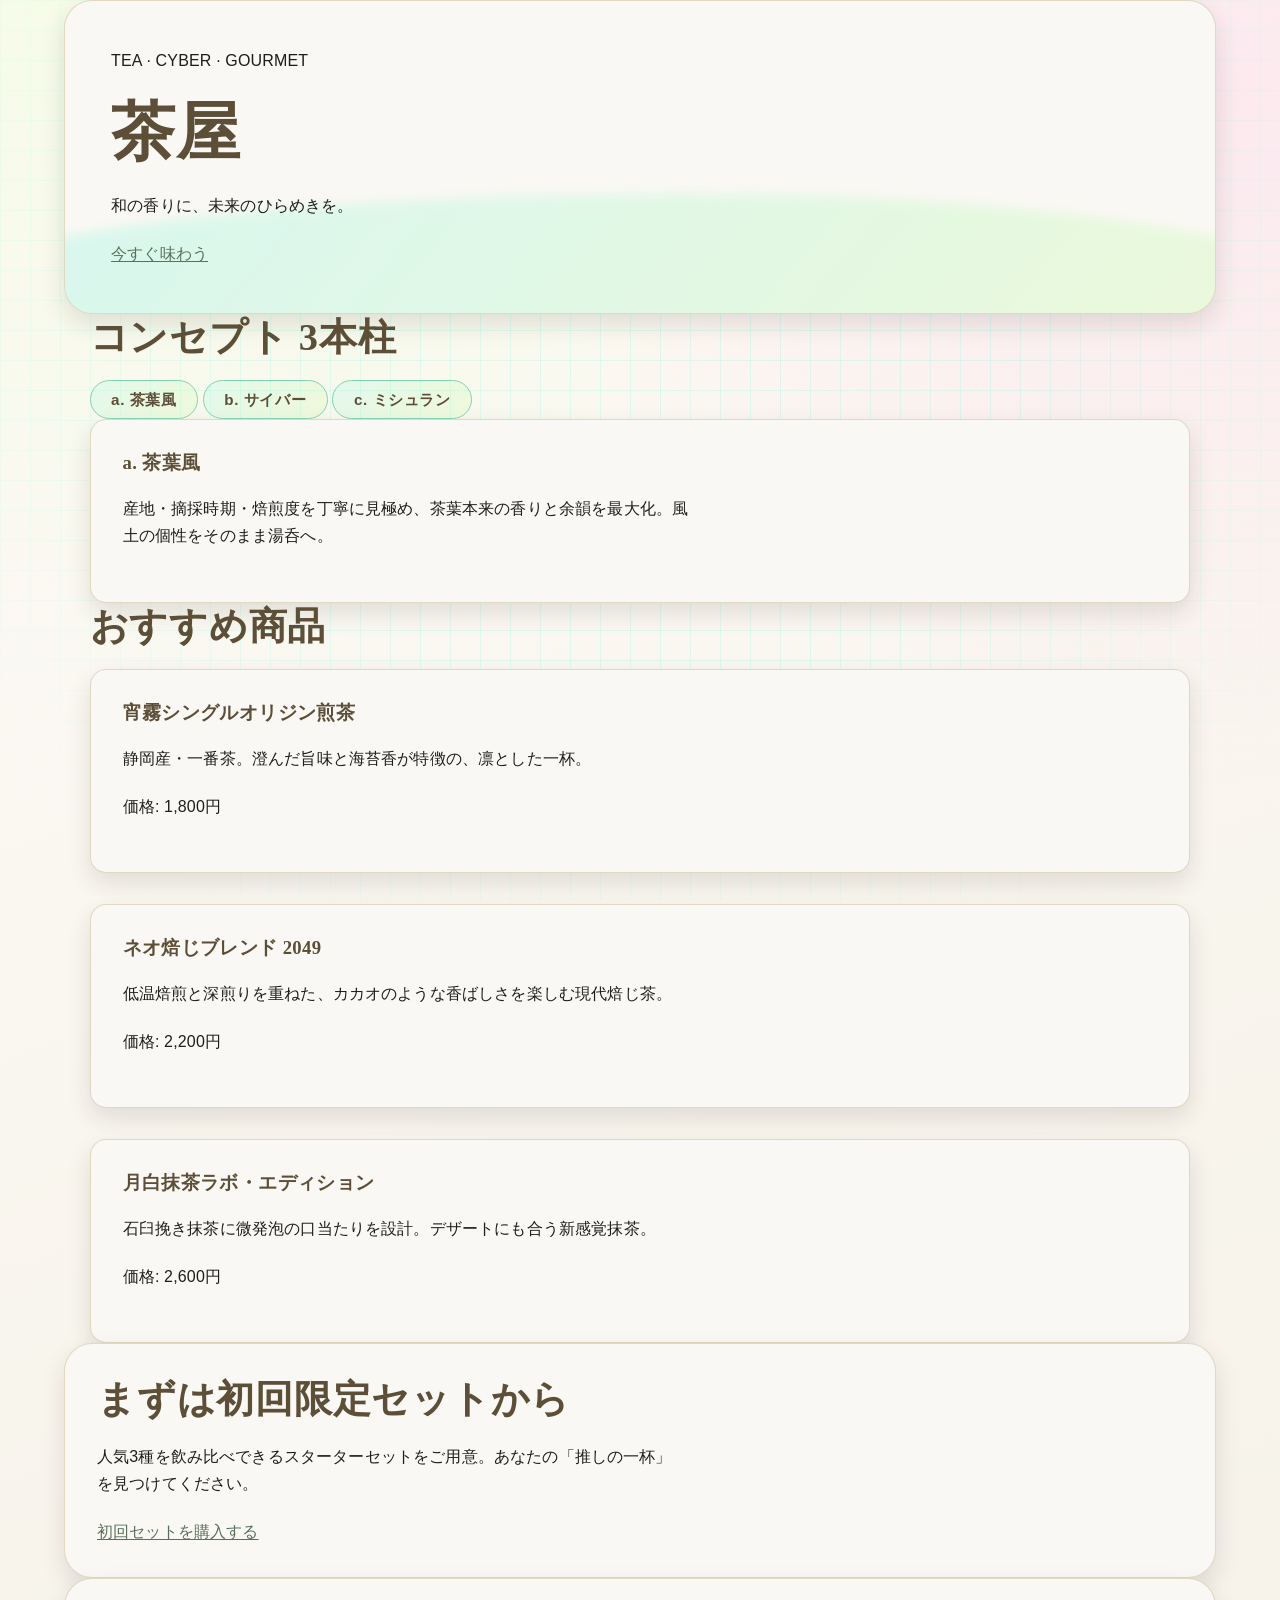
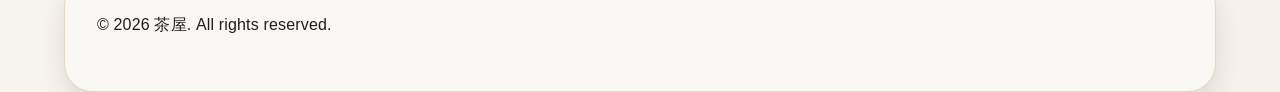
<file: index.html>
<!DOCTYPE html>
<html lang="ja">
  <head>
    <meta charset="UTF-8" />
    <meta name="viewport" content="width=device-width, initial-scale=1.0" />
    <title>茶屋 - 和と未来が出会う一杯</title>
    <link rel="stylesheet" href="styles.css" />
  </head>
  <body>
    <header class="hero" id="top">
      <div class="wrap">
        <p class="eyebrow">TEA · CYBER · GOURMET</p>
        <h1>茶屋</h1>
        <p>和の香りに、未来のひらめきを。</p>
        <a href="#cta">今すぐ味わう</a>
      </div>
    </header>

    <main class="wrap">
      <section aria-labelledby="concept-title">
        <h2 id="concept-title">コンセプト 3本柱</h2>
        <div role="tablist" aria-label="コンセプト切替">
          <button class="concept-tab" data-concept-tab="a" aria-selected="true">a. 茶葉風</button>
          <button class="concept-tab" data-concept-tab="b" aria-selected="false">b. サイバー</button>
          <button class="concept-tab" data-concept-tab="c" aria-selected="false">c. ミシュラン</button>
        </div>

        <article class="card concept-panel" id="concept-a" data-concept-panel="a">
          <h3>a. 茶葉風</h3>
          <p>産地・摘採時期・焙煎度を丁寧に見極め、茶葉本来の香りと余韻を最大化。風土の個性をそのまま湯呑へ。</p>
        </article>
        <article class="card concept-panel" id="concept-b" data-concept-panel="b" hidden>
          <h3>b. サイバー</h3>
          <p>温度・抽出秒数・濃度設計をデータ化し、毎回ブレのない理想の一杯を実現。伝統にテクノロジーの精度を重ねます。</p>
        </article>
        <article class="card concept-panel" id="concept-c" data-concept-panel="c" hidden>
          <h3>c. ミシュラン</h3>
          <p>料理とのペアリングを前提に、甘味・旨味・渋味のバランスを設計。コースのように楽しめるお茶体験を提案します。</p>
        </article>
      </section>

      <section aria-labelledby="products-title">
        <h2 id="products-title">おすすめ商品</h2>
        <div class="grid">
          <article class="card product-card" data-product-card>
            <h3>宵霧シングルオリジン煎茶</h3>
            <p>静岡産・一番茶。澄んだ旨味と海苔香が特徴の、凛とした一杯。</p>
            <p>価格: 1,800円</p>
          </article>
          <article class="card product-card" data-product-card>
            <h3>ネオ焙じブレンド 2049</h3>
            <p>低温焙煎と深煎りを重ねた、カカオのような香ばしさを楽しむ現代焙じ茶。</p>
            <p>価格: 2,200円</p>
          </article>
          <article class="card product-card" data-product-card>
            <h3>月白抹茶ラボ・エディション</h3>
            <p>石臼挽き抹茶に微発泡の口当たりを設計。デザートにも合う新感覚抹茶。</p>
            <p>価格: 2,600円</p>
          </article>
        </div>
      </section>

      <section id="cta" class="cta" aria-labelledby="cta-title">
        <h2 id="cta-title">まずは初回限定セットから</h2>
        <p>人気3種を飲み比べできるスターターセットをご用意。あなたの「推しの一杯」を見つけてください。</p>
        <a href="#top">初回セットを購入する</a>
      </section>
    </main>

    <footer class="footer">
      <p>&copy; 2026 茶屋. All rights reserved.</p>
    </footer>

    <script src="script.js"></script>
  </body>
</html>
</file>
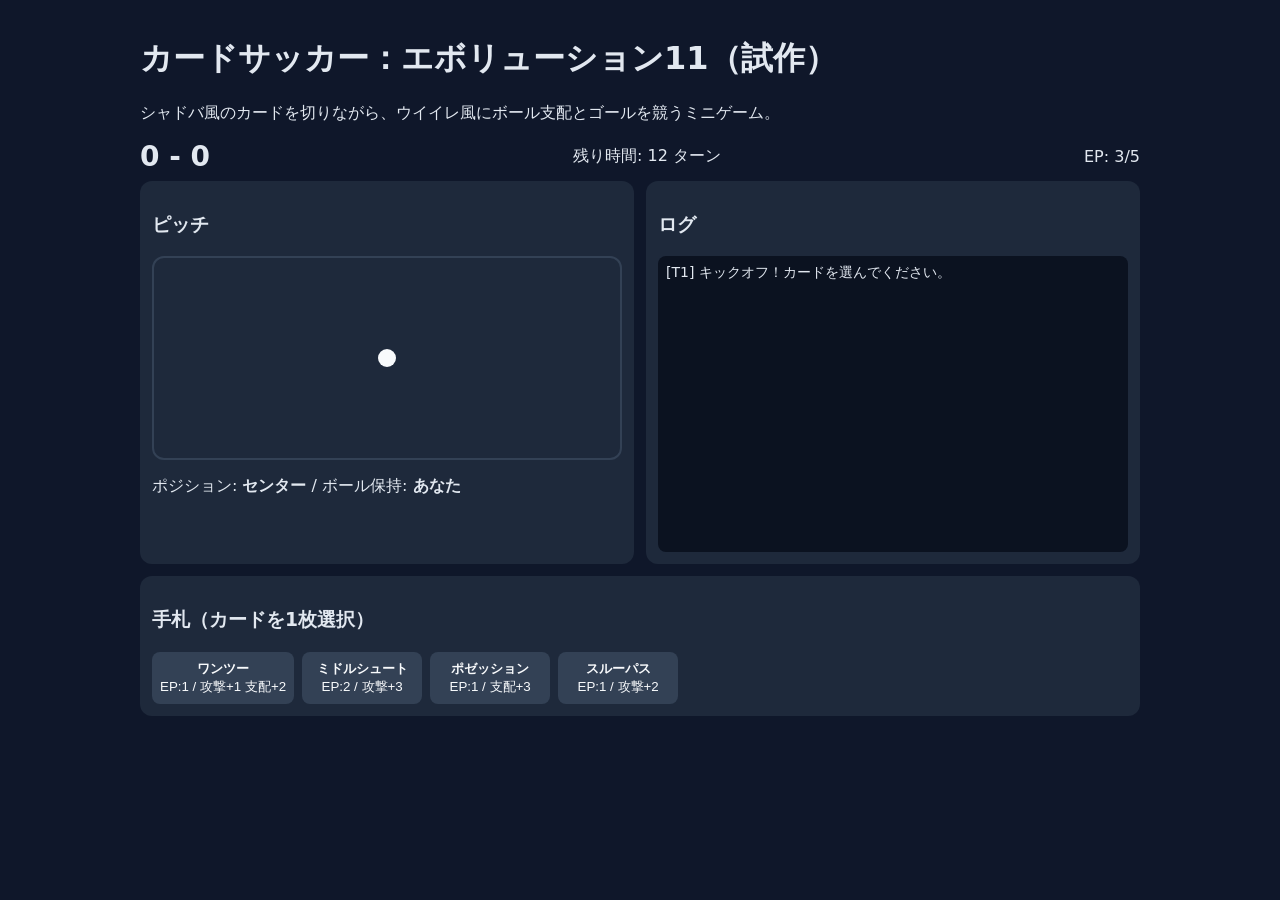
<file: game.html>
<!doctype html>
<html lang="ja">
<head>
  <meta charset="UTF-8" />
  <meta name="viewport" content="width=device-width, initial-scale=1.0" />
  <title>Card Football Duel</title>
  <style>
    body { font-family: system-ui, sans-serif; margin: 0; background: #0f172a; color: #e2e8f0; }
    .wrap { max-width: 1000px; margin: 0 auto; padding: 16px; }
    .board { display:grid; grid-template-columns: 1fr 1fr; gap: 12px; }
    .panel { background:#1e293b; border-radius: 12px; padding: 12px; }
    .pitch { height: 200px; border:2px solid #334155; border-radius:12px; position:relative; overflow:hidden; }
    .ball { width:18px; height:18px; border-radius:50%; background:#f8fafc; position:absolute; top:50%; left:50%; transform:translate(-50%,-50%); }
    .cards { display:flex; gap:8px; flex-wrap:wrap; margin-top:8px; }
    button.card { background:#334155; color:#f8fafc; border:none; border-radius:8px; padding:8px; cursor:pointer; min-width:120px; }
    button.card:disabled { opacity:.4; cursor:not-allowed; }
    .log { height: 280px; overflow:auto; background:#0b1220; border-radius:8px; padding:8px; font-size:14px; }
    .score { font-size: 28px; font-weight: 800; }
    .meta { display:flex; justify-content:space-between; align-items:center; margin:8px 0; }
  </style>
</head>
<body>
  <div class="wrap">
    <h1>カードサッカー：エボリューション11（試作）</h1>
    <p>シャドバ風のカードを切りながら、ウイイレ風にボール支配とゴールを競うミニゲーム。</p>
    <div class="meta">
      <div class="score"><span id="myScore">0</span> - <span id="cpuScore">0</span></div>
      <div>残り時間: <span id="time">12</span> ターン</div>
      <div>EP: <span id="ep">3</span>/5</div>
    </div>

    <div class="board">
      <div class="panel">
        <h3>ピッチ</h3>
        <div class="pitch" id="pitch"><div class="ball" id="ball"></div></div>
        <p>ポジション: <b id="zone">センター</b> / ボール保持: <b id="owner">あなた</b></p>
      </div>
      <div class="panel">
        <h3>ログ</h3>
        <div class="log" id="log"></div>
      </div>
    </div>

    <div class="panel" style="margin-top:12px;">
      <h3>手札（カードを1枚選択）</h3>
      <div class="cards" id="hand"></div>
    </div>
  </div>

<script>
const ALL_CARDS = [
  { name:'スルーパス', cost:1, atk:2, desc:'攻撃+2' },
  { name:'ミドルシュート', cost:2, atk:3, desc:'攻撃+3' },
  { name:'ワンツー', cost:1, atk:1, ctrl:2, desc:'攻撃+1 支配+2' },
  { name:'ハイプレス', cost:1, def:2, desc:'守備+2' },
  { name:'スライディング', cost:1, def:1, ctrl:1, desc:'守備+1 支配+1' },
  { name:'鉄壁ブロック', cost:2, def:3, desc:'守備+3' },
  { name:'カウンター', cost:2, atk:2, def:1, desc:'攻撃+2 守備+1' },
  { name:'ポゼッション', cost:1, ctrl:3, desc:'支配+3' },
];

let myScore=0, cpuScore=0, ep=3, maxEP=5, turns=12;
let ballPos=0; // -2..2
let owner='you';
let hand=[];

const el = id => document.getElementById(id);
const log = msg => { el('log').innerHTML = `[T${13-turns}] ${msg}<br>` + el('log').innerHTML; };

function drawHand(){
  hand = Array.from({length:4},()=>ALL_CARDS[Math.floor(Math.random()*ALL_CARDS.length)]);
  const h = el('hand'); h.innerHTML='';
  hand.forEach((c,i)=>{
    const b=document.createElement('button');
    b.className='card';
    b.disabled = c.cost>ep || turns<=0;
    b.innerHTML=`<b>${c.name}</b><br>EP:${c.cost} / ${c.desc}`;
    b.onclick=()=>playTurn(i);
    h.appendChild(b);
  });
}

function cpuCard(){ return ALL_CARDS[Math.floor(Math.random()*ALL_CARDS.length)]; }

function playTurn(i){
  if(turns<=0) return;
  const my = hand[i];
  if(my.cost>ep) return;
  ep -= my.cost;
  const cpu = cpuCard();

  const myAtk=(my.atk||0)+(owner==='you'?1:0);
  const myDef=(my.def||0)+(owner==='cpu'?1:0);
  const myCtrl=(my.ctrl||0);
  const cpuAtk=(cpu.atk||0)+(owner==='cpu'?1:0);
  const cpuDef=(cpu.def||0)+(owner==='you'?1:0);
  const cpuCtrl=(cpu.ctrl||0);

  const myPower = myAtk + myCtrl - cpuDef;
  const cpuPower = cpuAtk + cpuCtrl - myDef;

  if(myPower>cpuPower){
    owner='you'; ballPos = Math.min(2, ballPos+1);
    log(`あなた: ${my.name} / CPU: ${cpu.name} → ラインを押し上げた`);
  } else if(cpuPower>myPower){
    owner='cpu'; ballPos = Math.max(-2, ballPos-1);
    log(`あなた: ${my.name} / CPU: ${cpu.name} → 押し込まれた`);
  } else {
    log(`あなた: ${my.name} / CPU: ${cpu.name} → 競り合い`);
  }

  if(ballPos===2 && owner==='you'){ myScore++; resetKickoff('あなたのゴール！'); }
  if(ballPos===-2 && owner==='cpu'){ cpuScore++; resetKickoff('CPUのゴール...'); }

  turns--; ep=Math.min(maxEP,ep+2);
  refresh();
  if(turns<=0){ endGame(); }
}

function resetKickoff(msg){ ballPos=0; owner=Math.random()<0.5?'you':'cpu'; log(msg); }

function refresh(){
  el('myScore').textContent=myScore;
  el('cpuScore').textContent=cpuScore;
  el('ep').textContent=ep;
  el('time').textContent=turns;
  el('owner').textContent=owner==='you'?'あなた':'CPU';
  el('zone').textContent=['自陣PA','自陣','センター','敵陣','敵PA'][ballPos+2];
  el('ball').style.left = `${50+ballPos*20}%`;
  drawHand();
}

function endGame(){
  const result = myScore===cpuScore?'引き分け':(myScore>cpuScore?'勝利！':'敗北');
  log(`試合終了: ${result}`);
  el('hand').innerHTML = `<button class="card" onclick="location.reload()">もう一度プレイ</button>`;
}

log('キックオフ！カードを選んでください。');
refresh();
</script>
</body>
</html>
</file>
<file: styles.css>
:root {
  --tea-50: #f6f2e9;
  --tea-100: #ece4d3;
  --tea-200: #d7c9a7;
  --tea-300: #baa978;
  --tea-400: #8f7a57;
  --tea-500: #5d4e38;
  --ink-900: #1e1e1c;
  --linen: #fdfbf6;
  --neon-cyan: #4ef6e2;
  --neon-lime: #b8ff65;
  --neon-pink: #ff5fcf;
  --grid-line: color-mix(in srgb, var(--neon-cyan) 15%, transparent);

  --radius-lg: 28px;
  --radius-md: 16px;
  --shadow-soft: 0 10px 24px rgb(40 32 24 / 12%);
  --shadow-neon: 0 0 0 1px rgb(78 246 226 / 35%), 0 0 24px rgb(78 246 226 / 18%);

  --font-sans: "Avenir Next", "Helvetica Neue", "Noto Sans JP", sans-serif;
  --font-serif: "Didot", "Bodoni MT", "Times New Roman", serif;

  --space-2xs: clamp(0.4rem, 0.5vw, 0.55rem);
  --space-xs: clamp(0.7rem, 1vw, 0.95rem);
  --space-sm: clamp(1rem, 1.6vw, 1.4rem);
  --space-md: clamp(1.4rem, 2.4vw, 2.2rem);
  --space-lg: clamp(2rem, 4vw, 3.6rem);
  --space-xl: clamp(3.2rem, 6vw, 6rem);

  --measure: min(72rem, 92vw);
}

*,
*::before,
*::after {
  box-sizing: border-box;
}

html {
  scroll-behavior: smooth;
}

body {
  margin: 0;
  color: var(--ink-900);
  background:
    radial-gradient(120% 90% at 12% -10%, rgb(184 255 101 / 12%), transparent 55%),
    radial-gradient(90% 70% at 95% 5%, rgb(255 95 207 / 10%), transparent 60%),
    linear-gradient(160deg, var(--linen), var(--tea-50));
  font-family: var(--font-sans);
  line-height: 1.7;
  letter-spacing: 0.01em;
  min-height: 100vh;
}

body::before {
  content: "";
  position: fixed;
  inset: 0;
  pointer-events: none;
  z-index: -1;
  background-image:
    linear-gradient(var(--grid-line) 1px, transparent 1px),
    linear-gradient(90deg, var(--grid-line) 1px, transparent 1px);
  background-size: 30px 30px;
  mask-image: radial-gradient(circle at 50% 35%, black 45%, transparent 90%);
}

main,
section,
header,
footer {
  width: var(--measure);
  margin-inline: auto;
}

header,
section,
footer {
  position: relative;
  padding-inline: clamp(1rem, 2vw, 2rem);
}

header {
  padding-top: var(--space-xl);
  padding-bottom: var(--space-lg);
}

.hero,
.card,
.feature,
.cta,
footer {
  background: color-mix(in srgb, white 74%, var(--tea-100));
  border-radius: var(--radius-lg);
  border: 1px solid color-mix(in srgb, var(--tea-300) 40%, transparent);
  box-shadow: var(--shadow-soft);
}

.hero {
  overflow: clip;
  padding: clamp(1.4rem, 4vw, 3.2rem);
}

.hero::before {
  content: "";
  position: absolute;
  inset: auto -14% -32% -10%;
  height: 70%;
  border-radius: 52% 48% 60% 40% / 42% 56% 44% 58%;
  background: linear-gradient(130deg, rgb(78 246 226 / 20%), rgb(184 255 101 / 20%));
  filter: blur(6px);
  z-index: 0;
}

h1,
h2,
h3 {
  margin: 0 0 var(--space-sm);
  color: var(--tea-500);
  font-family: var(--font-serif);
  font-weight: 600;
  letter-spacing: 0.02em;
  line-height: 1.2;
}

h1 {
  font-size: clamp(2rem, 5vw, 4rem);
}

h2 {
  font-size: clamp(1.5rem, 3vw, 2.4rem);
}

p,
li {
  margin: 0 0 var(--space-sm);
  max-width: 65ch;
}

a {
  color: color-mix(in srgb, var(--tea-500) 80%, var(--neon-cyan));
  text-decoration-thickness: 0.08em;
  text-underline-offset: 0.14em;
}

a:hover,
a:focus-visible {
  color: var(--neon-pink);
}

nav ul {
  list-style: none;
  margin: 0;
  padding: 0;
  display: flex;
  flex-wrap: wrap;
  gap: var(--space-xs);
}

button,
.btn,
a.btn {
  appearance: none;
  border: 1px solid color-mix(in srgb, var(--neon-cyan) 55%, var(--tea-300));
  background: linear-gradient(135deg, rgb(78 246 226 / 12%), rgb(184 255 101 / 14%));
  color: var(--tea-500);
  border-radius: 999px;
  padding: 0.7em 1.35em;
  font: 600 0.95rem/1 var(--font-sans);
  letter-spacing: 0.04em;
  cursor: pointer;
  transition: transform 180ms ease, box-shadow 180ms ease, border-color 180ms ease;
}

button:hover,
button:focus-visible,
.btn:hover,
.btn:focus-visible {
  transform: translateY(-2px);
  box-shadow: var(--shadow-neon);
  border-color: var(--neon-cyan);
}

.grid {
  display: grid;
  gap: var(--space-md);
  grid-template-columns: repeat(12, minmax(0, 1fr));
}

.grid > * {
  grid-column: span 12;
}

.card,
.feature,
.cta,
footer {
  padding: clamp(1.1rem, 3vw, 2rem);
}

.card,
.feature {
  border-radius: var(--radius-md);
}

blockquote {
  margin: var(--space-md) 0;
  padding: var(--space-sm) var(--space-md);
  border-inline-start: 3px solid var(--neon-cyan);
  background: color-mix(in srgb, var(--tea-100) 65%, white);
  border-radius: 0 var(--radius-md) var(--radius-md) 0;
}

img,
video {
  max-width: 100%;
  height: auto;
  border-radius: var(--radius-md);
}

@media (min-width: 720px) {
  .span-6 {
    grid-column: span 6;
  }

  .span-4 {
    grid-column: span 4;
  }

  .hero {
    padding: clamp(2rem, 3.6vw, 4rem);
  }
}

@media (min-width: 1040px) {
  .hero {
    display: grid;
    grid-template-columns: 1.1fr 0.9fr;
    gap: var(--space-lg);
    align-items: center;
  }

  .hero > * {
    position: relative;
    z-index: 1;
  }
}

@media (prefers-reduced-motion: reduce) {
  *,
  *::before,
  *::after {
    animation-duration: 1ms !important;
    animation-iteration-count: 1 !important;
    transition-duration: 1ms !important;
    scroll-behavior: auto !important;
  }
}
</file>
